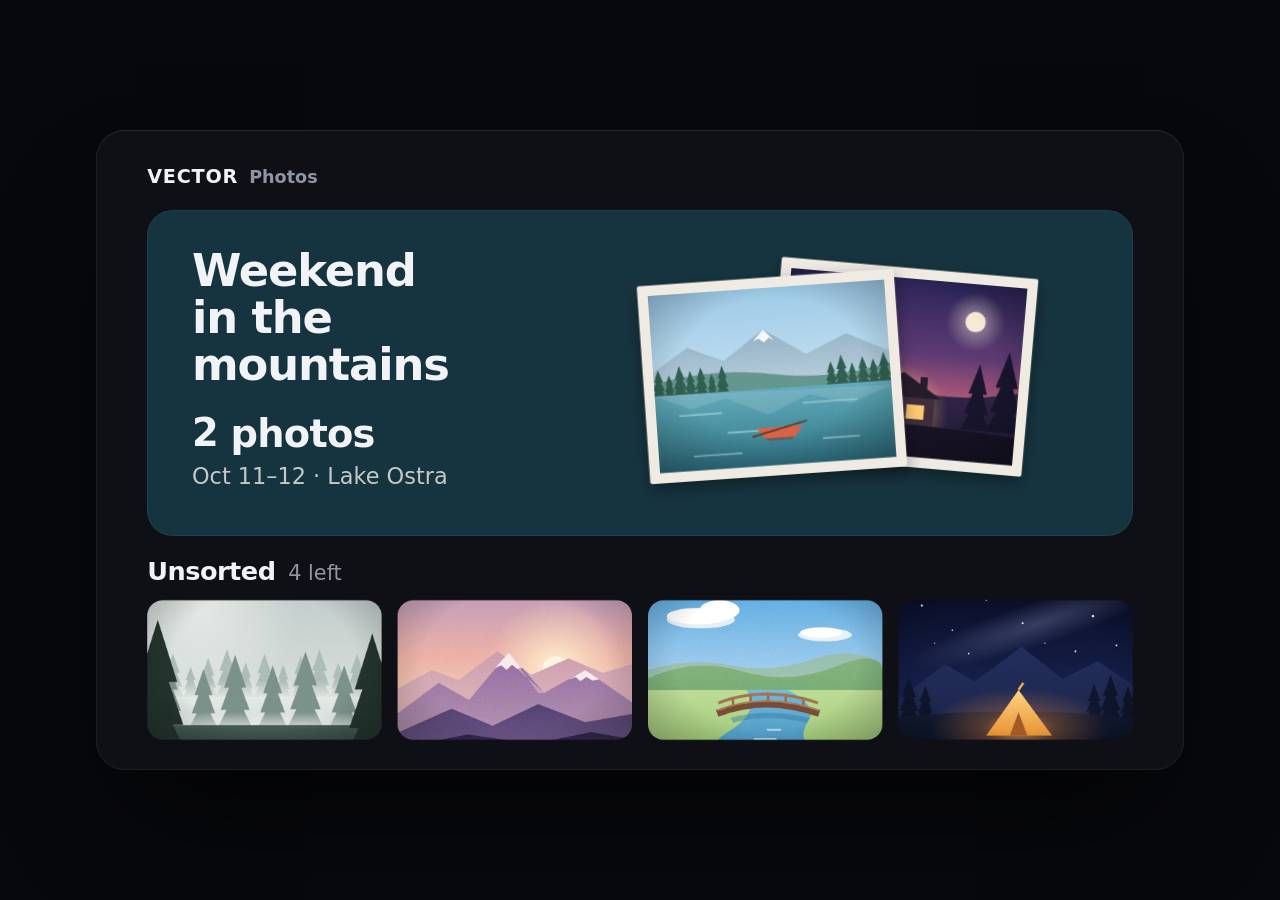
<file: index.html>
<!doctype html>
<html lang="en">
<head>
  <meta charset="utf-8">
  <meta name="viewport" content="width=device-width,initial-scale=1">
  <title>Photo Album — veraetogrex_portfolio</title>
  <link rel="stylesheet" href="style.css">
</head>
<body>
  <!-- Photo Album · zero dependencies · github.com/veraetogrex-portfolio -->
  <section class="pa" id="album" aria-label="Sort trip photos into an album">
    <p class="pa-brand"><b>VECTOR</b><span>Photos</span></p>

    <!-- the album: its cover is a pile of its prints on a board tinted by the print in front -->
    <article class="pa-card" aria-label="Album Weekend in the mountains">
      <div class="pa-tints" aria-hidden="true"></div>
      <div class="pa-info">
        <h3 class="pa-title">Weekend in the mountains</h3>
        <p class="pa-count" aria-live="polite"><span class="pa-roll"><span class="pa-n">2</span></span> <span class="pa-word">photos</span></p>
        <p class="pa-dates">Oct 11–12 · Lake Ostra</p>
        <button class="pa-undo" tabindex="-1"><svg viewBox="0 0 24 24" aria-hidden="true"><path d="M9 6 4.5 10.5 9 15"/><path d="M4.5 10.5H14a5.5 5.5 0 0 1 0 11h-3"/></svg>Undo</button>
      </div>
    </article>

    <header class="pa-tray-head">
      <h2>Unsorted</h2>
      <p class="pa-left" aria-live="polite">4 left</p>
    </header>

    <!-- every photo lives here, positioned by script.js: a tile in the tray below or a print on the cover -->
    <div class="pa-photos" role="list" aria-label="Photos"></div>
  </section>

  <script src="script.js"></script>
</body>
</html>
</file>
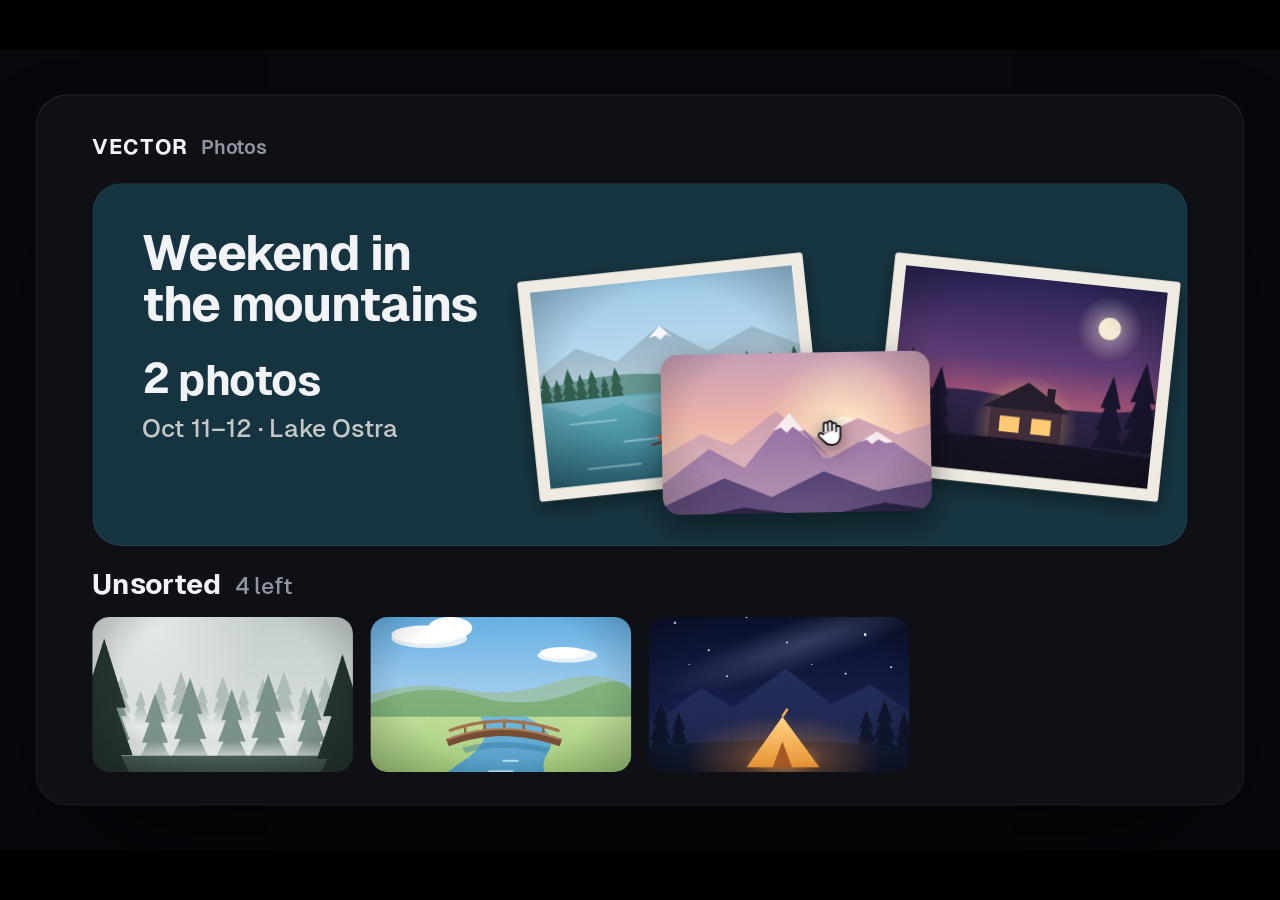
<file: mockup/photo-album.autoplay.html>
<!doctype html>
<html lang="en">
<head>
<meta charset="utf-8">
<meta name="viewport" content="width=device-width,initial-scale=1">
<title>T32 Photo Album — a trip photo lands on the album cover as a print</title>
<link rel="stylesheet" href="_shared/nocturne.css">
<link rel="stylesheet" href="../style.css">
<style>
  /* the component from the repo root, dressed in Nocturne type; no grid on the app screen */
  #stage{background:var(--page);--font:var(--f-text);--display:var(--f-text)}
  #stage .pa{position:absolute;left:40px;top:50px;zoom:1;z-index:1}
  body.autoplay #stage :focus-visible{outline:none}
  body.autoplay #stage .pa-photo:focus-visible .pa-ring{opacity:0}
  body.autoplay #li-cursor{transition:none}   /* visible from frame one, no fade at the loop seam */
  #li-cursor svg{transform:scale(1.5);transform-origin:4px 3px}   /* the hand stays readable in a phone-sized reel */
  #li-cursor.down svg{transform:scale(1.3)}
</style>
</head>
<body>
<div id="stage" data-title="T32 Photo Album" data-url="veraetogrex-portfolio.github.io/photo-album">
<section class="pa" id="album" aria-label="Sort trip photos into an album">
  <p class="pa-brand"><b>VECTOR</b><span>Photos</span></p>

  <!-- the album: its cover is a pile of its prints on a board tinted by the print in front -->
  <article class="pa-card" aria-label="Album Weekend in the mountains">
    <div class="pa-tints" aria-hidden="true"></div>
    <div class="pa-info">
      <h3 class="pa-title">Weekend in the mountains</h3>
      <p class="pa-count" aria-live="polite"><span class="pa-roll"><span class="pa-n">2</span></span> <span class="pa-word">photos</span></p>
      <p class="pa-dates">Oct 11–12 · Lake Ostra</p>
      <button class="pa-undo" tabindex="-1"><svg viewBox="0 0 24 24" aria-hidden="true"><path d="M9 6 4.5 10.5 9 15"/><path d="M4.5 10.5H14a5.5 5.5 0 0 1 0 11h-3"/></svg>Undo</button>
    </div>
  </article>

  <header class="pa-tray-head">
    <h2>Unsorted</h2>
    <p class="pa-left" aria-live="polite">4 left</p>
  </header>

  <!-- every photo lives here, positioned by script.js: a tile in the tray below or a print on the cover -->
  <div class="pa-photos" role="list" aria-label="Photos"></div>
</section>
</div>
<script>window.AUTOPLAY = true;</script>
<script src="_shared/stage.js"></script>
<script src="../script.js"></script>
<script>
const albumEl = document.querySelector('#album'), al = albumEl.album;
const at = (el, dx = 0, dy = 0) => { const r = Stage.rect(el); return [r.cx + dx, r.cy + dy]; };
Stage.init({
  reset: () => al.reset(),
  get cursorStart() { return at(al.tile('ridge'), 18, 22); },     // already resting on the mountain photo in frame one
  async demo(s) {
    const t0 = performance.now();
    const start = at(al.tile('ridge'), 18, 22), R = s.rect(albumEl);
    await s.wait(200);
    s.cursor.grab(true); await s.down();                          // 0.2 s: take the mountain photo, it rises off the tray
    await s.wait(240);
    await s.move([R.x + al.cover.x + 4, R.y + al.cover.y - 4], 800, { arc: .08 });    // up onto the album: the tray closes, the pile spreads
    await s.wait(40);
    await s.up(); s.cursor.grab(false);                             // ≈1.3 s: it lands on paper in front, the board turns its colour, 2 → 3 photos
    await s.move([R.x + 410, R.y + 448], 520);                      // out of the way, next to Undo, while the cover reads
    await s.until(t0, 3150);
    await s.click(al.undo, { ms: 340 });                            // Undo, one motion: the print flies back to the tray
    await s.move(start, 760);                                       // the hand follows it and rests on the mountain photo: the loop closes on frame one
    await s.until(t0, 4900);
  },
});
</script>
</body>
</html>
</file>
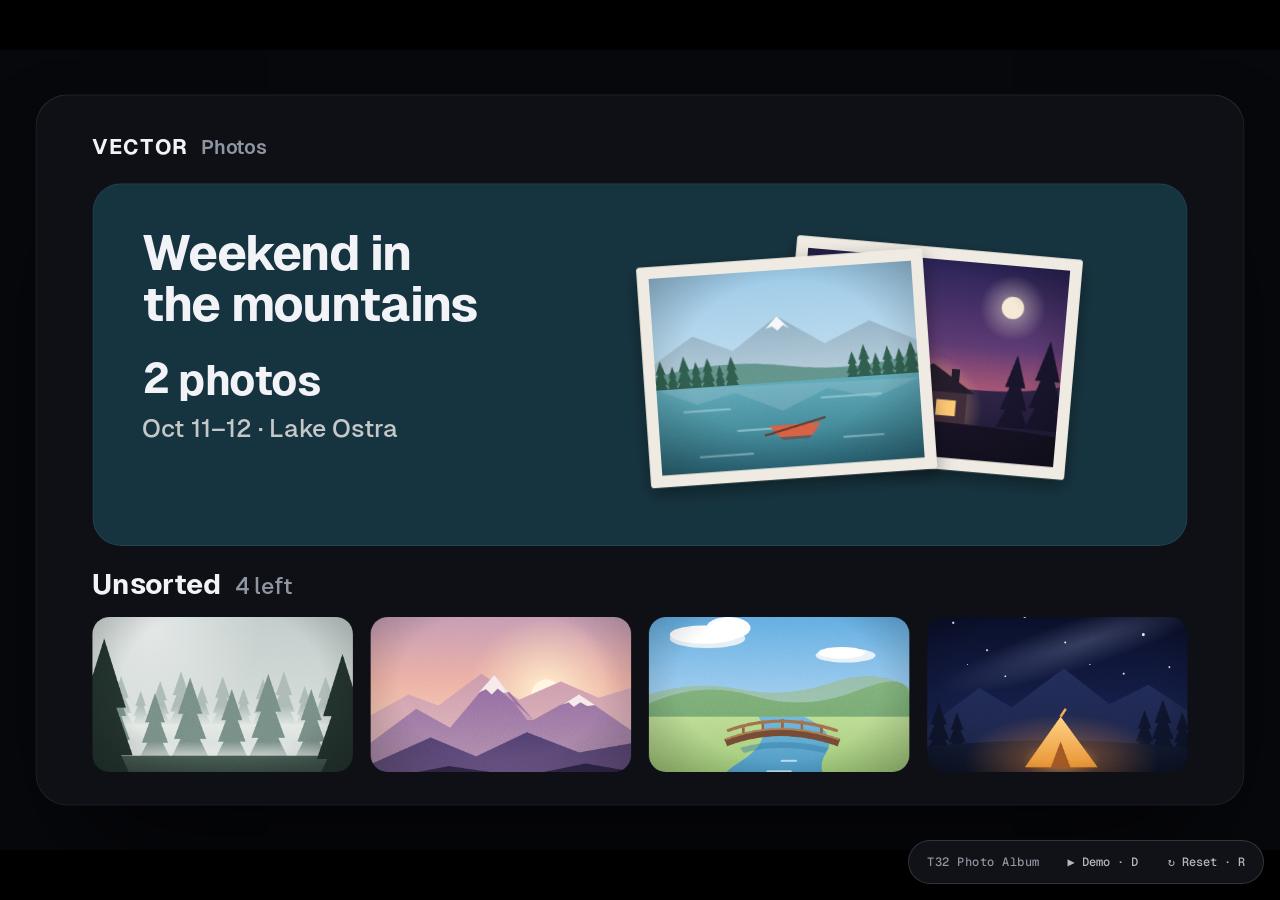
<file: mockup/photo-album.html>
<!doctype html>
<html lang="en">
<head>
<meta charset="utf-8">
<meta name="viewport" content="width=device-width,initial-scale=1">
<title>T32 Photo Album — a trip photo lands on the album cover as a print</title>
<link rel="stylesheet" href="_shared/nocturne.css">
<link rel="stylesheet" href="../style.css">
<style>
  /* the component from the repo root, dressed in Nocturne type; no grid on the app screen */
  #stage{background:var(--page);--font:var(--f-text);--display:var(--f-text)}
  #stage .pa{position:absolute;left:40px;top:50px;zoom:1;z-index:1}
  body.autoplay #stage :focus-visible{outline:none}
  body.autoplay #stage .pa-photo:focus-visible .pa-ring{opacity:0}
  body.autoplay #li-cursor{transition:none}   /* visible from frame one, no fade at the loop seam */
  #li-cursor svg{transform:scale(1.5);transform-origin:4px 3px}   /* the hand stays readable in a phone-sized reel */
  #li-cursor.down svg{transform:scale(1.3)}
</style>
</head>
<body>
<div id="stage" data-title="T32 Photo Album" data-url="veraetogrex-portfolio.github.io/photo-album">
<section class="pa" id="album" aria-label="Sort trip photos into an album">
  <p class="pa-brand"><b>VECTOR</b><span>Photos</span></p>

  <!-- the album: its cover is a pile of its prints on a board tinted by the print in front -->
  <article class="pa-card" aria-label="Album Weekend in the mountains">
    <div class="pa-tints" aria-hidden="true"></div>
    <div class="pa-info">
      <h3 class="pa-title">Weekend in the mountains</h3>
      <p class="pa-count" aria-live="polite"><span class="pa-roll"><span class="pa-n">2</span></span> <span class="pa-word">photos</span></p>
      <p class="pa-dates">Oct 11–12 · Lake Ostra</p>
      <button class="pa-undo" tabindex="-1"><svg viewBox="0 0 24 24" aria-hidden="true"><path d="M9 6 4.5 10.5 9 15"/><path d="M4.5 10.5H14a5.5 5.5 0 0 1 0 11h-3"/></svg>Undo</button>
    </div>
  </article>

  <header class="pa-tray-head">
    <h2>Unsorted</h2>
    <p class="pa-left" aria-live="polite">4 left</p>
  </header>

  <!-- every photo lives here, positioned by script.js: a tile in the tray below or a print on the cover -->
  <div class="pa-photos" role="list" aria-label="Photos"></div>
</section>
</div>
<script src="_shared/stage.js"></script>
<script src="../script.js"></script>
<script>
const albumEl = document.querySelector('#album'), al = albumEl.album;
const at = (el, dx = 0, dy = 0) => { const r = Stage.rect(el); return [r.cx + dx, r.cy + dy]; };
Stage.init({
  reset: () => al.reset(),
  get cursorStart() { return at(al.tile('ridge'), 18, 22); },     // already resting on the mountain photo in frame one
  async demo(s) {
    const t0 = performance.now();
    const start = at(al.tile('ridge'), 18, 22), R = s.rect(albumEl);
    await s.wait(200);
    s.cursor.grab(true); await s.down();                          // 0.2 s: take the mountain photo, it rises off the tray
    await s.wait(240);
    await s.move([R.x + al.cover.x + 4, R.y + al.cover.y - 4], 800, { arc: .08 });    // up onto the album: the tray closes, the pile spreads
    await s.wait(40);
    await s.up(); s.cursor.grab(false);                             // ≈1.3 s: it lands on paper in front, the board turns its colour, 2 → 3 photos
    await s.move([R.x + 410, R.y + 448], 520);                      // out of the way, next to Undo, while the cover reads
    await s.until(t0, 3150);
    await s.click(al.undo, { ms: 340 });                            // Undo, one motion: the print flies back to the tray
    await s.move(start, 760);                                       // the hand follows it and rests on the mountain photo: the loop closes on frame one
    await s.until(t0, 4900);
  },
});
</script>
</body>
</html>
</file>
<file: style.css>
/* Photo Album — github.com/veraetogrex-portfolio · zero dependencies
   An album whose cover is a pile of real prints; the board under them takes the colour of the print in front.
   Trip photos wait in the tray below and become prints when they reach the cover. */
:root {
  --page: #07080c; --panel: #0e1016;
  --text: #f2f3f7; --text-2: #b4b8c2; --text-3: #8f95a1;
  --on-cover: rgba(246, 242, 238, .78);   /* secondary text on the tinted cover board */
  --line: rgba(255, 255, 255, .08);
  --glacier: #8cc4f5;          /* app accent: undo, focus */
  --glacier-wash: rgba(140, 196, 245, .16);
  --paper: #efebe3;            /* print border: warm photo paper, never pure white */
  --font: system-ui, -apple-system, "Segoe UI", sans-serif;
  --display: var(--font);
  --settle: cubic-bezier(.16, 1, .3, 1);
  --travel: cubic-bezier(.65, 0, .35, 1);
}
* { box-sizing: border-box; }
body { margin: 0; min-height: 100vh; display: grid; place-items: center; overflow: hidden; background: var(--page); color: var(--text); font: 16px/1.4 var(--font); }
p, h2, h3 { margin: 0; }
button { font: inherit; color: inherit; background: none; border: 0; padding: 0; cursor: pointer; }
button:focus-visible { outline: 3px solid var(--glacier); outline-offset: 4px; }

.pa { position: relative; width: 1360px; height: 800px; border-radius: 36px; overflow: hidden; user-select: none; -webkit-user-select: none; touch-action: none;
  background: var(--panel); box-shadow: 0 0 0 1px var(--line) inset, 0 1px 0 rgba(255, 255, 255, .06) inset, 0 80px 140px -50px rgba(0, 0, 0, .8); }
@media (max-width: 1400px) { .pa { zoom: .8; } }
@media (max-width: 1100px) { .pa { zoom: .6; } }
@media (max-width: 820px)  { .pa { zoom: .4; } }
@media (max-width: 560px)  { .pa { zoom: .27; } }

.pa-brand { position: absolute; left: 64px; top: 44px; display: flex; align-items: baseline; gap: 14px; }
.pa-brand b { font: 800 24px var(--font); letter-spacing: .04em; }
.pa-brand span { font: 600 22px var(--font); color: var(--text-3); }

/* ── the album: 1232 × 408 board; the prints lie on its right half, the words on its left ── */
.pa-card { position: absolute; left: 64px; top: 100px; width: 1232px; height: 408px; border-radius: 32px; overflow: hidden; isolation: isolate; }
.pa-tints, .pa-tint { position: absolute; inset: 0; }
.pa-tint { opacity: 0; transition: opacity .45s ease-out; }
.pa-tint.is-on { opacity: 1; }
.pa-card::after { content: ""; position: absolute; inset: 0; border-radius: inherit; box-shadow: 0 0 0 1px rgba(255, 255, 255, .07) inset; pointer-events: none; }
.pa-info { position: absolute; left: 56px; top: 48px; bottom: 36px; width: 420px; z-index: 1; display: flex; flex-direction: column; }
.pa-title { font: 700 56px/1.04 var(--display); letter-spacing: -.025em; text-wrap: balance; }
.pa-count { margin-top: 30px; font: 700 48px/1 var(--display); letter-spacing: -.02em; font-variant-numeric: tabular-nums; white-space: nowrap; }
.pa-roll { display: inline-grid; vertical-align: bottom; height: 52px; overflow: hidden; }
.pa-n { grid-area: 1 / 1; display: block; line-height: 52px; text-align: right; transition: transform .45s var(--settle), opacity .3s; }
.pa-dates { margin-top: 12px; font: 500 28px var(--font); color: var(--on-cover); white-space: nowrap; }
.pa-undo { margin-top: auto; align-self: flex-start; display: flex; align-items: center; gap: 10px; height: 60px; padding: 0 26px 0 20px; border-radius: 18px;
  background: rgba(255, 255, 255, .12); color: var(--text); font: 600 28px var(--font);
  opacity: 0; transform: translateY(10px); pointer-events: none; transition: opacity .25s, transform .4s var(--settle); }
.pa-undo svg { width: 28px; height: 28px; fill: none; stroke: currentColor; stroke-width: 2.4; stroke-linecap: round; stroke-linejoin: round; }
.pa.has-undo .pa-undo { opacity: 1; transform: none; pointer-events: auto; }
.pa-undo:active { transform: scale(.97); }

/* ── the tray of unsorted photos under the album ── */
.pa-tray-head { position: absolute; left: 64px; top: 534px; display: flex; align-items: baseline; gap: 16px; white-space: nowrap; }
.pa-tray-head h2 { font: 700 32px/1.1 var(--display); letter-spacing: -.02em; }
.pa-left { font: 500 26px var(--font); color: var(--text-3); font-variant-numeric: tabular-nums; }

/* ── a photo: a 400 × 300 picture; as a tile it is cropped to 293 × 174 with round corners, as a print it shows whole on paper ── */
.pa-photos { position: absolute; inset: 0; pointer-events: none; }
.pa-photo { position: absolute; left: 0; top: 0; width: 400px; height: 300px; transform-origin: 50% 50%; pointer-events: none; outline: none;
  transition: transform .55s var(--settle), filter .35s; will-change: transform; }
.pa-clip { position: absolute; inset: 0; pointer-events: auto; cursor: grab;
  clip-path: inset(31px 0 round 26px); transition: clip-path .4s var(--settle); }
.pa-paper { position: absolute; inset: -18px; border-radius: 4px; background: var(--paper); }
.pa-img svg { position: absolute; left: 0; top: 0; display: block; width: 400px; height: 300px; }
.pa-ring { position: absolute; top: 31px; bottom: 31px; left: 0; right: 0; border-radius: 26px; box-shadow: 0 0 0 6px var(--glacier) inset; opacity: 0; }
.pa-photo:focus-visible { outline: none; }                    /* the ring on the picture is the focus mark, not the square button box */
.pa-photo:focus-visible .pa-ring { opacity: 1; }

.pa-photo.is-print .pa-clip { clip-path: inset(-18px round 4px); cursor: default; }
.pa-photo.is-print { filter: drop-shadow(0 10px 14px rgba(0, 0, 0, .38)); }
.pa-photo.is-press { transition: transform .22s var(--settle), filter .22s; filter: drop-shadow(0 16px 22px rgba(0, 0, 0, .5)); }
.pa-photo.is-drag { transition: filter .3s; filter: drop-shadow(0 18px 24px rgba(0, 0, 0, .45)); }
.pa-photo.is-drag .pa-clip { cursor: grabbing; }
.pa-photo.is-travel { transition-duration: .9s, .35s; transition-timing-function: var(--travel), ease; }   /* the one photo crossing the screen */
.pa-photo.is-travel .pa-clip { transition: clip-path .45s .35s var(--settle); }   /* it changes shape on arrival, not on departure */

.pa.is-reset, .pa.is-reset * { transition: none !important; }
@media (prefers-reduced-motion: reduce) {
  .pa-photo, .pa-clip, .pa-n, .pa-undo, .pa-tint { transition-duration: 1ms !important; transition-delay: 0s !important; }
}
</file>
<file: mockup/_shared/nocturne.css>
/* Nocturne — shared base styles for the mockups */
@font-face{font-family:"Chakra Petch";font-weight:500;font-display:swap;src:url(fonts/chakra-petch-latin-500-normal.woff2) format("woff2")}
@font-face{font-family:"Chakra Petch";font-weight:600;font-display:swap;src:url(fonts/chakra-petch-latin-600-normal.woff2) format("woff2")}
@font-face{font-family:"Chakra Petch";font-weight:700;font-display:swap;src:url(fonts/chakra-petch-latin-700-normal.woff2) format("woff2")}
@font-face{font-family:"Geist";font-weight:400;font-display:swap;src:url(fonts/geist-sans-latin-400-normal.woff2) format("woff2")}
@font-face{font-family:"Geist";font-weight:500;font-display:swap;src:url(fonts/geist-sans-latin-500-normal.woff2) format("woff2")}
@font-face{font-family:"Geist";font-weight:600;font-display:swap;src:url(fonts/geist-sans-latin-600-normal.woff2) format("woff2")}
@font-face{font-family:"Geist";font-weight:700;font-display:swap;src:url(fonts/geist-sans-latin-700-normal.woff2) format("woff2")}
@font-face{font-family:"Geist Mono";font-weight:400;font-display:swap;src:url(fonts/geist-mono-latin-400-normal.woff2) format("woff2")}
@font-face{font-family:"Geist Mono";font-weight:500;font-display:swap;src:url(fonts/geist-mono-latin-500-normal.woff2) format("woff2")}

:root{
  --void:#07080C; --panel:#0E1016; --panel-2:#111218; --raise:#1A1B24; --raise-2:#22252F;
  --glass:rgba(255,255,255,.05); --glass-strong:rgba(255,255,255,.12);
  --line:rgba(255,255,255,.08); --line-2:rgba(255,255,255,.14);
  --text:#F2F3F7; --text-2:#A4A7B6; --text-3:#7F8293;
  --pulse:#7C6CFF; --pulse-btn:#6A5AF9; --pulse-soft:#A69BFF; --pulse-pale:#C9C2FF;
  --ion:#3FE0D0; --flare:#FF7A45; --pink:#FF6FB5; --amber:#FFB547;
  --daylight:#F4F5F8;
  --r-field:10px; --r-card:14px; --r-panel:20px;
  --f-display:"Chakra Petch","Geist",system-ui,sans-serif;
  --f-text:"Geist","Inter",system-ui,-apple-system,sans-serif;
  --f-mono:"Geist Mono",ui-monospace,"SF Mono",Menlo,monospace;
  --ease-out:cubic-bezier(.2,.8,.2,1);
  --ease-io:cubic-bezier(.65,0,.35,1);
  --ease-back:cubic-bezier(.34,1.56,.64,1);
}
*,*::before,*::after{box-sizing:border-box}
html,body{margin:0;height:100%;background:#000;color:var(--text);font-family:var(--f-text);-webkit-font-smoothing:antialiased;overflow:hidden}
button,input,textarea{font:inherit;color:inherit}
button{cursor:pointer;background:none;border:0;padding:0}

/* viewport and scaling */
.li-viewport{position:fixed;inset:0;overflow:hidden;background:#000}
.li-shell{position:absolute;left:50%;top:50%;transform-origin:50% 50%}
#stage{position:relative;width:1440px;height:900px;overflow:hidden;background:var(--void);isolation:isolate}
#stage.grid::before{content:"";position:absolute;inset:0;pointer-events:none;z-index:0;
  background-image:linear-gradient(var(--line) 1px,transparent 1px),linear-gradient(90deg,var(--line) 1px,transparent 1px);
  background-size:48px 48px;background-position:-1px -1px;opacity:.45;
  -webkit-mask-image:radial-gradient(ellipse 75% 70% at 50% 50%,#000 30%,transparent 100%);
          mask-image:radial-gradient(ellipse 75% 70% at 50% 50%,#000 30%,transparent 100%)}

/* browser frame (?frame) */
.li-browser{width:1440px;border-radius:18px;overflow:hidden;background:#15161D;box-shadow:0 0 0 1px rgba(255,255,255,.08),0 40px 120px rgba(0,0,0,.6)}
.li-browser-bar{height:46px;display:flex;align-items:center;gap:16px;padding:0 18px;background:#121319;border-bottom:1px solid var(--line)}
.li-dots{display:flex;gap:8px}.li-dots i{width:12px;height:12px;border-radius:50%;background:#2A2C36;display:block}
.li-dots i:nth-child(1){background:#FF5F57}.li-dots i:nth-child(2){background:#FEBC2E}.li-dots i:nth-child(3){background:#28C840}
.li-url{flex:0 1 520px;margin:0 auto;height:28px;border-radius:8px;background:#1C1D25;display:flex;align-items:center;justify-content:center;gap:8px;font:500 13px var(--f-mono);color:var(--text-2);letter-spacing:.02em}
.li-url::before{content:"";width:9px;height:11px;border:1.5px solid var(--text-3);border-radius:2px 2px 3px 3px;border-top-width:4px;opacity:.7}

/* demo cursor */
#li-cursor{position:absolute;left:0;top:0;width:28px;height:28px;z-index:9999;pointer-events:none;opacity:0;transition:opacity .2s;will-change:transform;filter:drop-shadow(0 4px 10px rgba(0,0,0,.55))}
#li-cursor.on{opacity:1}
#li-cursor svg{display:block;transform-origin:4px 3px;transition:transform .12s var(--ease-out)}
#li-cursor.down svg{transform:scale(.82)}
#li-cursor.grab .arrow{display:none}#li-cursor:not(.grab) .hand{display:none}
.li-ripple{position:absolute;width:44px;height:44px;margin:-22px 0 0 -22px;border-radius:50%;border:2px solid rgba(255,255,255,.85);pointer-events:none;z-index:9998;animation:li-ripple .5s var(--ease-out) forwards}
@keyframes li-ripple{from{transform:scale(.3);opacity:.9}to{transform:scale(1.35);opacity:0}}
#stage.demo-running, #stage.demo-running *{cursor:none!important}

/* control pill outside the stage (interactive mode only) */
.li-controls{position:fixed;right:16px;bottom:16px;z-index:10;display:flex;gap:6px;padding:6px;border-radius:999px;background:rgba(20,21,28,.86);border:1px solid var(--line-2);backdrop-filter:blur(10px);font:500 12px var(--f-mono);letter-spacing:.04em}
.li-controls button{padding:7px 12px;border-radius:999px;color:var(--text-2)}
.li-controls button:hover{background:var(--raise-2);color:var(--text)}
.li-controls .li-title{padding:7px 10px 7px 12px;color:var(--text-3)}
body.autoplay .li-controls,body.clean .li-controls{display:none}

/* shared primitives */
.mono{font-family:var(--f-mono);letter-spacing:.08em;text-transform:uppercase}
.display{font-family:var(--f-display);text-transform:uppercase;letter-spacing:.02em}
.btn{display:inline-flex;align-items:center;justify-content:center;gap:10px;height:52px;padding:0 26px;border-radius:var(--r-field);background:var(--pulse-btn);color:#fff;font:600 17px var(--f-text);box-shadow:0 0 0 1px rgba(255,255,255,.1) inset,0 10px 30px -10px rgba(124,108,255,.8)}
.btn.ghost{background:var(--glass);box-shadow:0 0 0 1px var(--line-2) inset;color:var(--text)}
.field{height:56px;border-radius:var(--r-field);background:rgba(255,255,255,.035);border:1px solid var(--line-2);padding:0 18px;display:flex;align-items:center;font-size:18px;color:var(--text);outline:none;transition:border-color .2s,box-shadow .2s}
.field:focus,.field.focus{border-color:var(--pulse);box-shadow:0 0 0 4px rgba(124,108,255,.18)}
.card{background:var(--panel);border:1px solid var(--line);border-radius:var(--r-panel)}
.hud-corners{position:absolute;inset:-10px;pointer-events:none;
  background:
   linear-gradient(var(--c,var(--line-2)) 0 0) left top/18px 1px no-repeat,linear-gradient(var(--c,var(--line-2)) 0 0) left top/1px 18px no-repeat,
   linear-gradient(var(--c,var(--line-2)) 0 0) right top/18px 1px no-repeat,linear-gradient(var(--c,var(--line-2)) 0 0) right top/1px 18px no-repeat,
   linear-gradient(var(--c,var(--line-2)) 0 0) left bottom/18px 1px no-repeat,linear-gradient(var(--c,var(--line-2)) 0 0) left bottom/1px 18px no-repeat,
   linear-gradient(var(--c,var(--line-2)) 0 0) right bottom/18px 1px no-repeat,linear-gradient(var(--c,var(--line-2)) 0 0) right bottom/1px 18px no-repeat}
.status-line{position:absolute;left:48px;right:48px;bottom:28px;display:flex;justify-content:space-between;font:500 12px var(--f-mono);letter-spacing:.14em;text-transform:uppercase;color:var(--text-3);z-index:2}

@media (prefers-reduced-motion: reduce){
  *,*::before,*::after{animation-duration:150ms!important;transition-duration:150ms!important}
}
</file>
